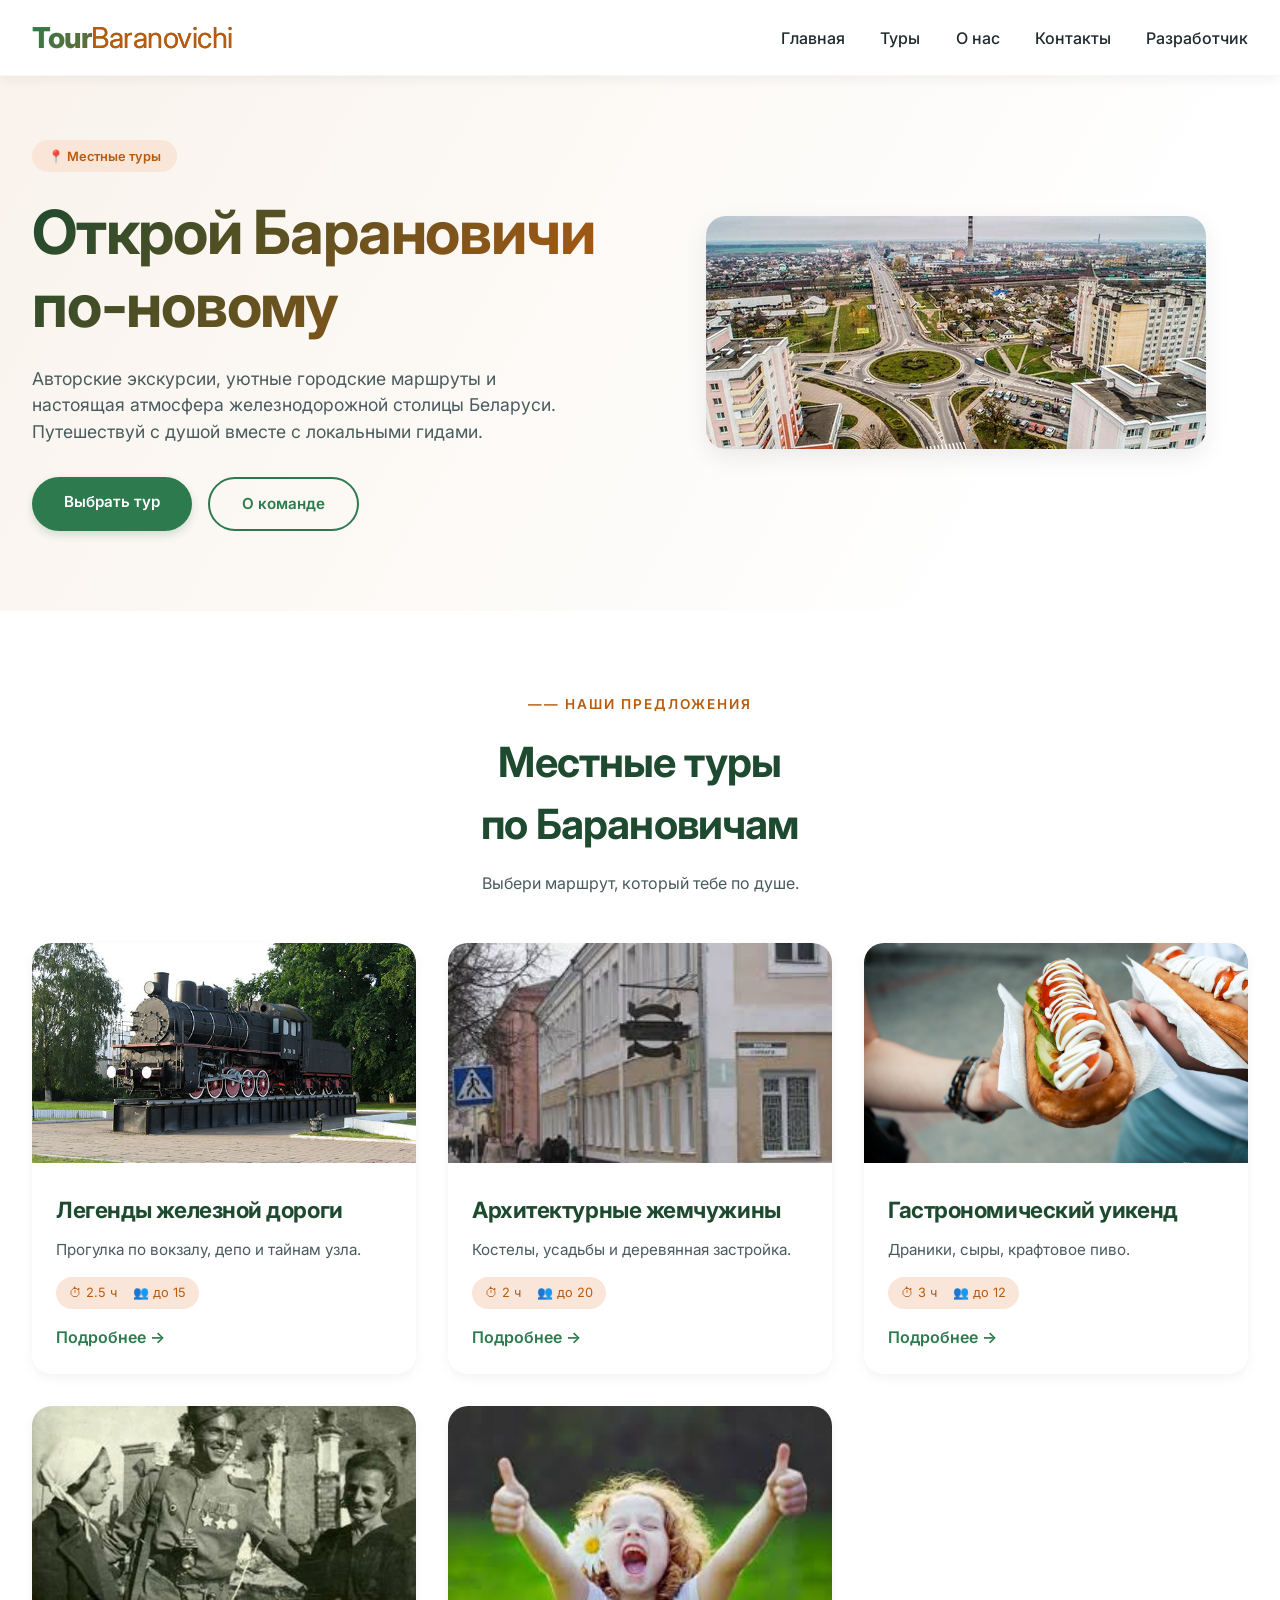
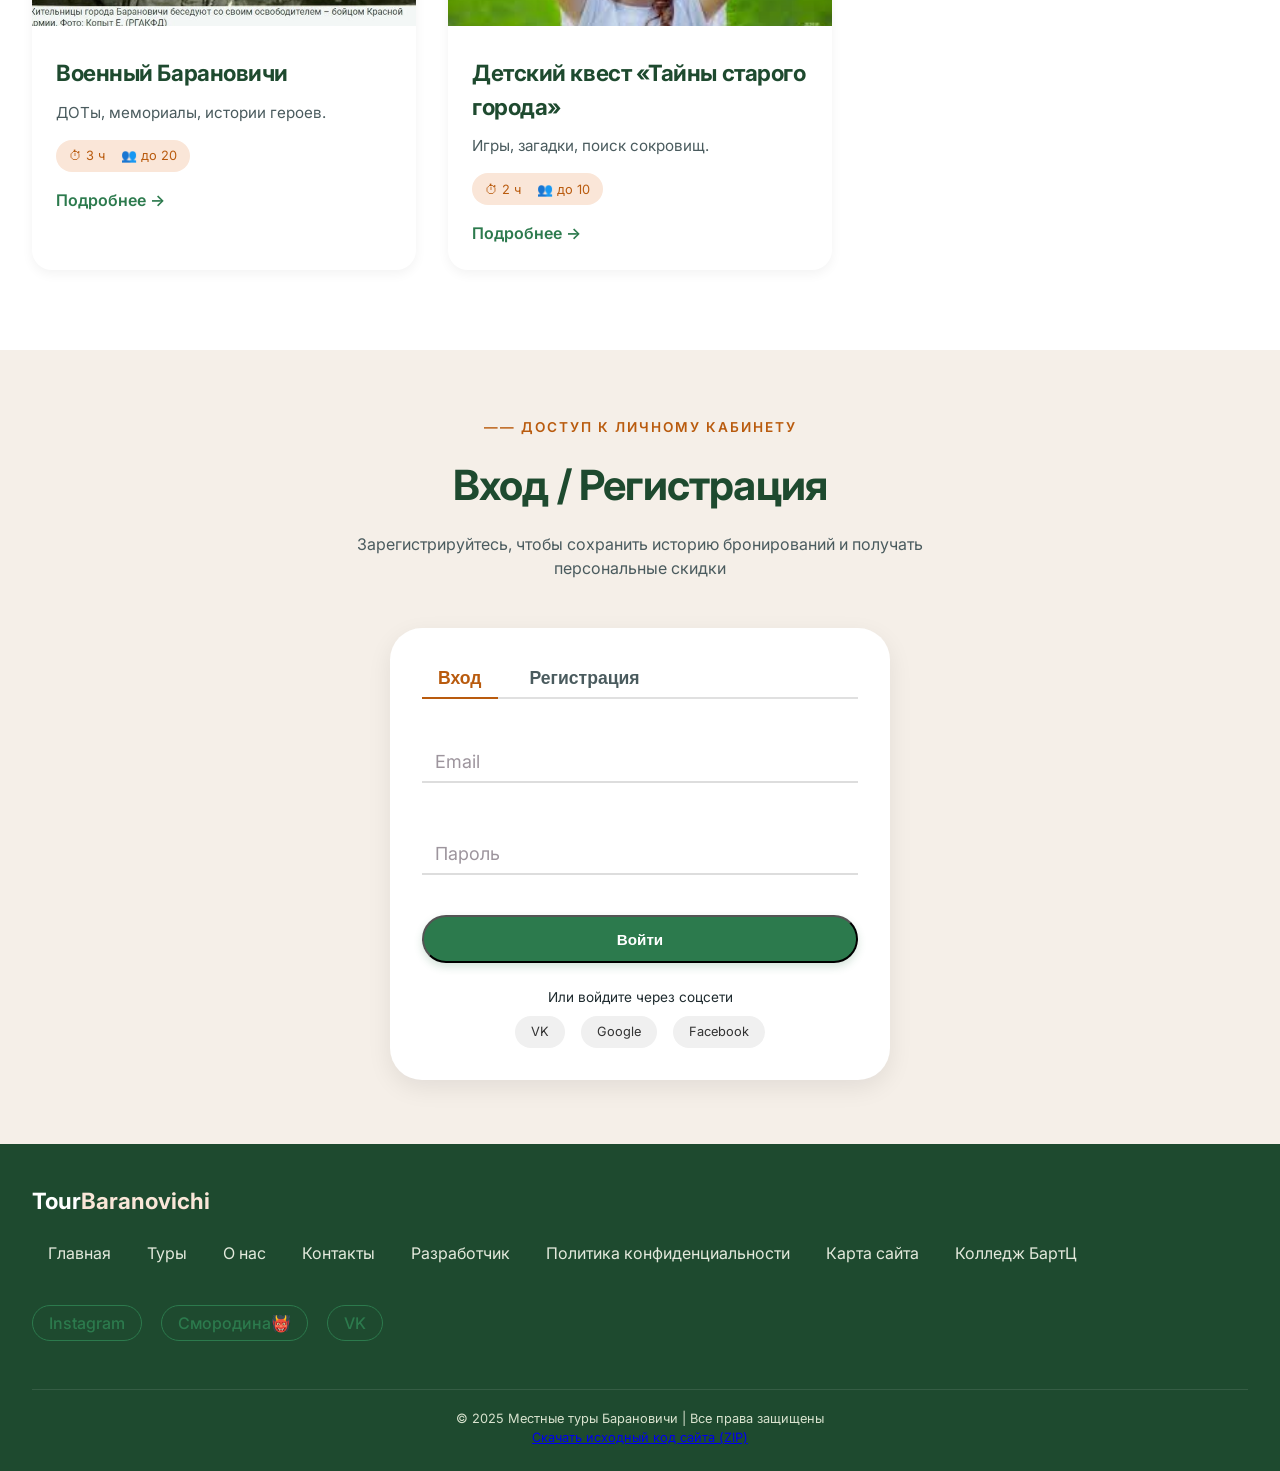
<file: index.html>
<!DOCTYPE html>
<html lang="ru">
<head>
    <meta charset="UTF-8">
    <meta name="viewport" content="width=device-width, initial-scale=1.0">
    <title>Местные туры | Барановичи</title>
    <link rel="stylesheet" href="style.css">
    <link rel="author" href="https://vk.com/yourprofile">
    <link href="https://fonts.googleapis.com/css2?family=Inter:opsz,wght@300;400;500;600;700&display=swap" rel="stylesheet">
    <style>
        .form-row {
            position: relative;
            margin-bottom: 40px;
        }
        .form-row input {
            display: block;
            width: 100%;
            padding: 0 10px;
            line-height: 50px;
            font-family: 'Inter', sans-serif;
            background: none;
            border-width: 0;
            border-bottom: 2px solid #ddd;
            transition: all 0.2s ease;
            outline: none;
        }
        .form-row label {
            position: absolute;
            left: 13px;
            color: #9d959d;
            font-size: 18px;
            font-weight: 400;
            transform: translateY(-35px);
            transition: all 0.2s ease;
            pointer-events: none;
            background: transparent;
        }
        .form-row input:focus {
            border-color: var(--terracotta);
        }
        .form-row input:focus + label,
        .form-row input:valid + label {
            transform: translateY(-60px);
            font-size: 14px;
            font-weight: 500;
            color: var(--terracotta);
        }
        .auth-tabs {
            display: flex;
            gap: 1rem;
            margin-bottom: 2rem;
            border-bottom: 2px solid #e0e0e0;
        }
        .auth-tab {
            padding: 0.5rem 1rem;
            cursor: pointer;
            background: none;
            border: none;
            font-size: 1.1rem;
            font-weight: 600;
            color: var(--text-muted);
            transition: var(--transition);
        }
        .auth-tab.active {
            color: var(--terracotta);
            border-bottom: 2px solid var(--terracotta);
            margin-bottom: -2px;
        }
        .auth-pane {
            display: none;
            animation: fadeIn 0.3s ease;
        }
        .auth-pane.active {
            display: block;
        }
        @keyframes fadeIn {
            from { opacity: 0; transform: translateY(10px); }
            to { opacity: 1; transform: translateY(0); }
        }
        .social-register {
            margin-top: 1.5rem;
            text-align: center;
            font-size: 0.85rem;
        }
        .social-icons-small {
            display: flex;
            justify-content: center;
            gap: 1rem;
            margin-top: 0.5rem;
        }
        .social-icons-small a {
            background: #f0f0f0;
            padding: 0.4rem 1rem;
            border-radius: 30px;
            text-decoration: none;
            color: #333;
            font-size: 0.8rem;
        }
    </style>
</head>
<body>
    <header class="header">
        <div class="container nav-container">
            <div class="logo">Tour<span>Baranovichi</span></div>
            <nav>
                <ul class="nav-menu">
                    <li><a href="index.html" title="Главная">Главная</a></li>
                    <li><a href="#tours" title="Наши туры">Туры</a></li>
                    <li><a href="about.html" title="О компании">О нас</a></li>
                    <li><a href="contacts.html" title="Контакты">Контакты</a></li>
                    <li><a href="developer.html" title="Разработчик">Разработчик</a></li>
                </ul>
            </nav>
            <div class="mobile-toggle" id="mobileToggle"><span></span><span></span><span></span></div>
        </div>
    </header>

    <section class="hero" id="hero">
        <div class="container hero-content">
            <div class="hero-text">
                <span class="hero-badge">📍 Местные туры</span>
                <h1>Открой Барановичи <br>по-новому</h1>
                <p>Авторские экскурсии, уютные городские маршруты и настоящая атмосфера железнодорожной столицы Беларуси. Путешествуй с душой вместе с локальными гидами.</p>
                <div class="hero-buttons">
                    <a href="#tours" class="btn btn-primary">Выбрать тур</a>
                    <a href="about.html" class="btn btn-outline">О команде</a>
                </div>
            </div>
            <div class="hero-image">
                <img src="ph16.webp" alt="Панорама Барановичей" title="Центр Барановичей">
            </div>
        </div>
    </section>

    <section class="tours" id="tours">
        <div class="container">
            <div class="section-header">
                <span class="section-tag">—— Наши предложения</span>
                <h2>Местные туры <br>по Барановичам</h2>
                <p>Выбери маршрут, который тебе по душе.</p>
            </div>
            <div class="tours-grid">
                <!-- Тур 1: Железная дорога -->
                <div class="tour-card">
                    <div class="tour-img"><img src="ph17.jpg" alt="Железнодорожный вокзал" title="Вокзал Барановичи"></div>
                    <div class="tour-info"><h3>Легенды железной дороги</h3><p class="tour-desc">Прогулка по вокзалу, депо и тайнам узла.</p><div class="tour-meta"><span>⏱ 2.5 ч</span><span>👥 до 15</span></div><a href="tour1.html" class="btn-tour">Подробнее →</a></div>
                </div>
                <!-- Тур 2: Архитектура -->
                <div class="tour-card">
                    <div class="tour-img"><img src="ph1.jpg" alt="Архитектура" title="Старый город"></div>
                    <div class="tour-info"><h3>Архитектурные жемчужины</h3><p class="tour-desc">Костелы, усадьбы и деревянная застройка.</p><div class="tour-meta"><span>⏱ 2 ч</span><span>👥 до 20</span></div><a href="tour2.html" class="btn-tour">Подробнее →</a></div>
                </div>
                <!-- Тур 3: Гастрономия -->
                <div class="tour-card">
                    <div class="tour-img"><img src="ph3.jpg" alt="Белорусская кухня" title="Драники"></div>
                    <div class="tour-info"><h3>Гастрономический уикенд</h3><p class="tour-desc">Драники, сыры, крафтовое пиво.</p><div class="tour-meta"><span>⏱ 3 ч</span><span>👥 до 12</span></div><a href="tour3.html" class="btn-tour">Подробнее →</a></div>
                </div>
                <!-- Тур 4: Военный -->
                <div class="tour-card">
                    <div class="tour-img"><img src="ph2.jpg" alt="ДОТ" title="Оборонительные сооружения"></div>
                    <div class="tour-info"><h3>Военный Барановичи</h3><p class="tour-desc">ДОТы, мемориалы, истории героев.</p><div class="tour-meta"><span>⏱ 3 ч</span><span>👥 до 20</span></div><a href="tour4.html" class="btn-tour">Подробнее →</a></div>
                </div>
                <!-- Тур 5: Детский -->
                <div class="tour-card">
                    <div class="tour-img"><img src="ph7.jpg" alt="Детский квест" title="Игры на свежем воздухе"></div>
                    <div class="tour-info"><h3>Детский квест «Тайны старого города»</h3><p class="tour-desc">Игры, загадки, поиск сокровищ.</p><div class="tour-meta"><span>⏱ 2 ч</span><span>👥 до 10</span></div><a href="tour5.html" class="btn-tour">Подробнее →</a></div>
                </div>
            </div>
        </div>
    </section>

    <!-- Форма регистрации / входа -->
    <section class="auth-form" style="padding: 4rem 0; background: var(--warm-gray);">
        <div class="container">
            <div class="section-header">
                <span class="section-tag">—— Доступ к личному кабинету</span>
                <h2>Вход / Регистрация</h2>
                <p>Зарегистрируйтесь, чтобы сохранить историю бронирований и получать персональные скидки</p>
            </div>
            <div class="auth-container" style="max-width: 500px; margin: 0 auto; background: white; padding: 2rem; border-radius: 32px; box-shadow: var(--shadow-md);">
                <div class="auth-tabs">
                    <button class="auth-tab active" data-tab="login">Вход</button>
                    <button class="auth-tab" data-tab="register">Регистрация</button>
                </div>
                <div id="loginPane" class="auth-pane active">
                    <form method="post" action="404.html">
                        <div class="form-row"><input type="email" id="loginEmail" required autocomplete="off"><label for="loginEmail">Email</label></div>
                        <div class="form-row"><input type="password" id="loginPassword" required><label for="loginPassword">Пароль</label></div>
                        <button type="submit" class="btn btn-primary" style="width: 100%;">Войти</button>
                        <div class="social-register"><span>Или войдите через соцсети</span><div class="social-icons-small"><a href="#">VK</a><a href="#">Google</a><a href="#">Facebook</a></div></div>
                    </form>
                </div>
                <div id="registerPane" class="auth-pane">
                    <form method="post" action="404.html">
                        <div class="form-row"><input type="text" id="regName" required autocomplete="off"><label for="regName">Имя и фамилия</label></div>
                        <div class="form-row"><input type="email" id="regEmail" required autocomplete="off"><label for="regEmail">Email</label></div>
                        <div class="form-row"><input type="tel" id="regPhone" required><label for="regPhone">Телефон</label></div>
                        <div class="form-row"><input type="password" id="regPassword" required><label for="regPassword">Пароль</label></div>
                        <div class="form-row"><input type="password" id="regConfirm" required><label for="regConfirm">Подтверждение пароля</label></div>
                        <button type="submit" class="btn btn-primary" style="width: 100%;">Зарегистрироваться</button>
                        <p class="form-note" style="margin-top: 1rem;">Нажимая кнопку, вы соглашаетесь с <a href="privacy.html">политикой конфиденциальности</a></p>
                    </form>
                </div>
            </div>
        </div>
    </section>

    <footer class="footer">
        <div class="container footer-inner">
            <div class="footer-logo">Tour<span>Baranovichi</span></div>
            <div class="footer-links">
                <a href="index.html">Главная</a>
                <a href="#tours">Туры</a>
                <a href="about.html">О нас</a>
                <a href="contacts.html">Контакты</a>
                <a href="developer.html">Разработчик</a>
                <a href="privacy.html">Политика конфиденциальности</a>
                <a href="sitemap.html">Карта сайта</a>
                <a href="http://www.bartc.by" target="_blank" rel="noopener">Колледж БартЦ</a>
            </div>
            <div class="social-links">
                <a href="#" title="Instagram">Instagram</a>
                <a href="#" title="Смородина👹">Смородина👹</a>
                <a href="#" title="VK">VK</a>
            </div>
            <div class="footer-copy">
                © 2025 Местные туры Барановичи | Все права защищены<br>
                <a href="source.zip" download>Скачать исходный код сайта (ZIP)</a>
            </div>
        </div>
    </footer>

    <script>
        const toggle = document.getElementById('mobileToggle');
        const menu = document.querySelector('.nav-menu');
        if(toggle) toggle.onclick = () => menu.classList.toggle('active');
        document.querySelectorAll('a[href^="#"]').forEach(anchor => {
            anchor.addEventListener('click', function(e) {
                const href = this.getAttribute('href');
                if(href === "#" || href === "") return;
                const target = document.querySelector(href);
                if(target) {
                    e.preventDefault();
                    target.scrollIntoView({ behavior: 'smooth' });
                    if(menu.classList.contains('active')) menu.classList.remove('active');
                }
            });
        });
        const tabs = document.querySelectorAll('.auth-tab');
        const panes = { login: document.getElementById('loginPane'), register: document.getElementById('registerPane') };
        tabs.forEach(tab => {
            tab.addEventListener('click', () => {
                const target = tab.getAttribute('data-tab');
                tabs.forEach(t => t.classList.remove('active'));
                tab.classList.add('active');
                Object.values(panes).forEach(pane => pane.classList.remove('active'));
                panes[target].classList.add('active');
            });
        });
        const regForm = document.querySelector('#registerPane form');
        if(regForm) {
            regForm.addEventListener('submit', function(e) {
                const pwd = document.getElementById('regPassword').value;
                const conf = document.getElementById('regConfirm').value;
                if(pwd !== conf) {
                    e.preventDefault();
                    alert('Пароли не совпадают!');
                }
            });
        }
    </script>
</body>
</html>
</file>
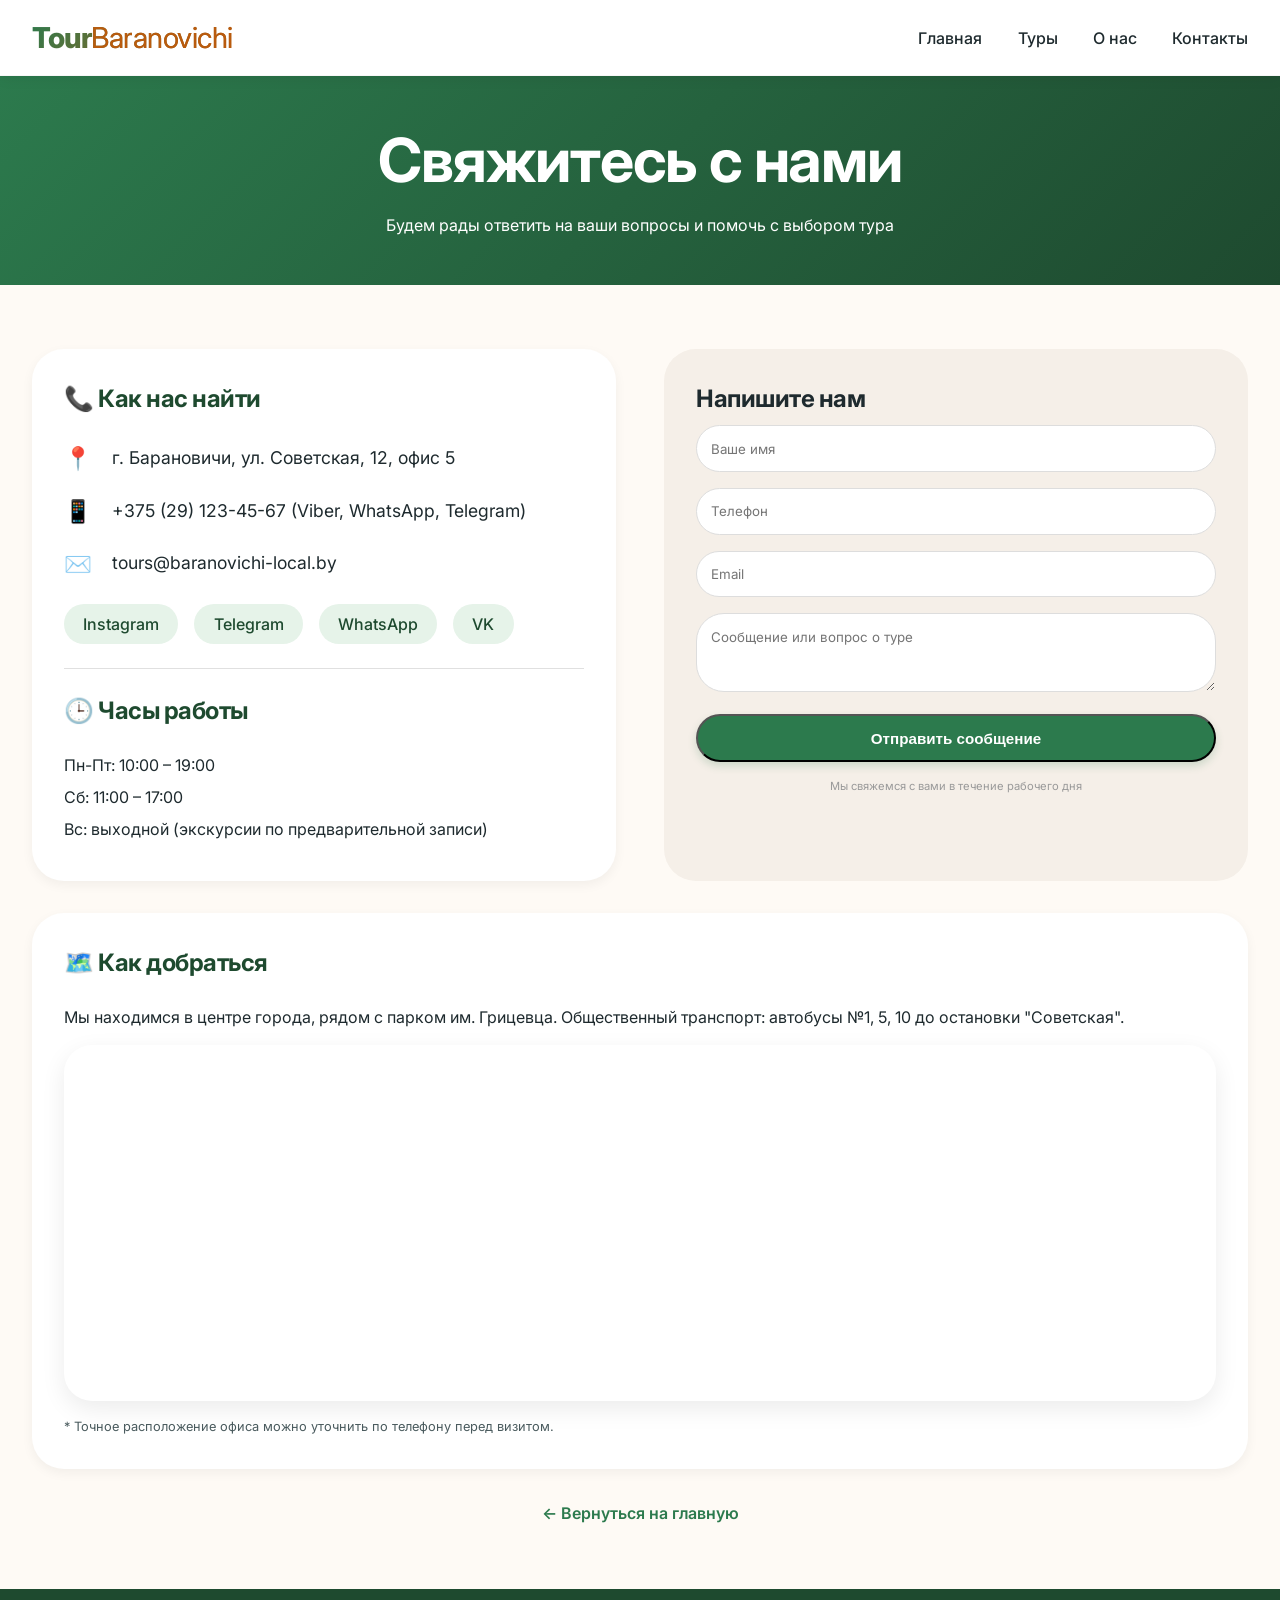
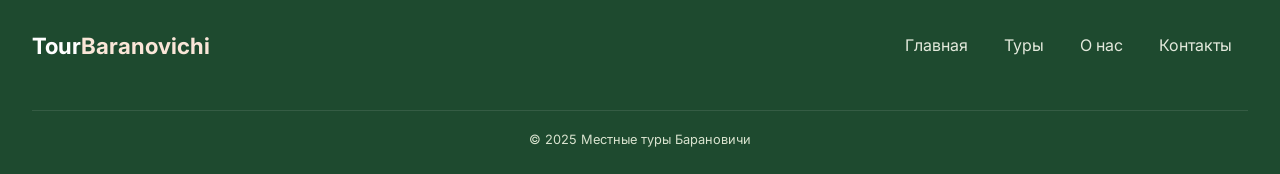
<file: contacts.html>
<!DOCTYPE html>
<html lang="ru">
<head>
    <meta charset="UTF-8">
    <meta name="viewport" content="width=device-width, initial-scale=1.0">
    <title>Контакты | Местные туры Барановичи</title>
    <link rel="stylesheet" href="style.css">
    <link href="https://fonts.googleapis.com/css2?family=Inter:opsz,wght@14..32,300;400;500;600;700&display=swap" rel="stylesheet">
    <style>
        /* дополнительные стили для страницы контактов */
        .contacts-hero {
            background: linear-gradient(135deg, #2c7a4d 0%, #1e4a2f 100%);
            color: white;
            padding: 3rem 0;
            text-align: center;
        }
        .contacts-hero h1 {
            color: white;
            background: none;
        }
        .contacts-main {
            padding: 4rem 0;
        }
        .contacts-grid {
            display: grid;
            grid-template-columns: 1fr 1fr;
            gap: 3rem;
        }
        .info-card {
            background: white;
            padding: 2rem;
            border-radius: 32px;
            box-shadow: var(--shadow-sm);
        }
        .info-card h3 {
            margin-bottom: 1.5rem;
            color: var(--green-deep);
        }
        .contact-line {
            display: flex;
            align-items: center;
            gap: 1rem;
            margin-bottom: 1.2rem;
            font-size: 1.1rem;
        }
        .contact-line .emoji {
            font-size: 1.4rem;
            width: 2rem;
        }
        .social-icons {
            display: flex;
            gap: 1rem;
            margin: 1.5rem 0;
            flex-wrap: wrap;
        }
        .social-icons a {
            background: var(--green-light);
            padding: 0.5rem 1.2rem;
            border-radius: 40px;
            text-decoration: none;
            font-weight: 500;
            color: var(--green-deep);
            transition: var(--transition);
        }
        .social-icons a:hover {
            background: var(--green-soft);
            color: white;
        }
        .work-hours {
            margin-top: 1.5rem;
            padding-top: 1.5rem;
            border-top: 1px solid #e0e0e0;
        }
        .work-hours p {
            margin: 0.5rem 0;
        }
        .map-container {
            margin-top: 1rem;
            border-radius: 28px;
            overflow: hidden;
            box-shadow: var(--shadow-md);
        }
        .map-container iframe {
            width: 100%;
            height: 350px;
            border: 0;
        }
        .callback-form {
            background: var(--warm-gray);
            padding: 2rem;
            border-radius: 32px;
        }
        .callback-form input, .callback-form textarea {
            width: 100%;
            padding: 0.9rem;
            margin-bottom: 1rem;
            border: 1px solid #ddd;
            border-radius: 28px;
            font-family: inherit;
        }
        .callback-form button {
            width: 100%;
        }
        .back-link {
            display: inline-block;
            margin-top: 2rem;
            color: var(--green-soft);
            text-decoration: none;
            font-weight: 600;
        }
        @media (max-width: 768px) {
            .contacts-grid { grid-template-columns: 1fr; }
        }
    </style>
</head>
<body>
    <header class="header">
        <div class="container nav-container">
            <div class="logo">Tour<span>Baranovichi</span></div>
            <nav>
                <ul class="nav-menu">
                    <li><a href="index.html">Главная</a></li>
                    <li><a href="index.html#tours">Туры</a></li>
                    <li><a href="about.html">О нас</a></li>
                    <li><a href="contacts.html">Контакты</a></li>
                </ul>
            </nav>
            <div class="mobile-toggle" id="mobileToggle">
                <span></span><span></span><span></span>
            </div>
        </div>
    </header>

    <section class="contacts-hero">
        <div class="container">
            <h1>Свяжитесь с нами</h1>
            <p>Будем рады ответить на ваши вопросы и помочь с выбором тура</p>
        </div>
    </section>

    <section class="contacts-main">
        <div class="container">
            <div class="contacts-grid">
                <!-- Левая колонка: контактная информация -->
                <div class="info-card">
                    <h3>📞 Как нас найти</h3>
                    <div class="contact-line">
                        <span class="emoji">📍</span>
                        <span>г. Барановичи, ул. Советская, 12, офис 5</span>
                    </div>
                    <div class="contact-line">
                        <span class="emoji">📱</span>
                        <span>+375 (29) 123-45-67 (Viber, WhatsApp, Telegram)</span>
                    </div>
                    <div class="contact-line">
                        <span class="emoji">✉️</span>
                        <span>tours@baranovichi-local.by</span>
                    </div>
                    <div class="social-icons">
                        <a href="#">Instagram</a>
                        <a href="#">Telegram</a>
                        <a href="#">WhatsApp</a>
                        <a href="#">VK</a>
                    </div>
                    <div class="work-hours">
                        <h3>🕒 Часы работы</h3>
                        <p>Пн-Пт: 10:00 – 19:00</p>
                        <p>Сб: 11:00 – 17:00</p>
                        <p>Вс: выходной (экскурсии по предварительной записи)</p>
                    </div>
                </div>

                <!-- Правая колонка: форма обратной связи -->
                <div class="callback-form">
                    <h3>Напишите нам</h3>
                    <form id="contactsForm">
                        <input type="text" placeholder="Ваше имя" required>
                        <input type="tel" placeholder="Телефон" required>
                        <input type="email" placeholder="Email">
                        <textarea rows="3" placeholder="Сообщение или вопрос о туре"></textarea>
                        <button type="submit" class="btn btn-primary">Отправить сообщение</button>
                        <p class="form-note" style="margin-top: 1rem; font-size: 0.7rem;">Мы свяжемся с вами в течение рабочего дня</p>
                    </form>
                </div>
            </div>

            <!-- Карта -->
            <div class="info-card" style="margin-top: 2rem;">
                <h3>🗺️ Как добраться</h3>
                <p>Мы находимся в центре города, рядом с парком им. Грицевца. Общественный транспорт: автобусы №1, 5, 10 до остановки "Советская".</p>
                <div class="map-container">
                    <!-- Вставка карты OpenStreetMap с координатами Барановичей (пример) -->
                    <iframe src="https://www.openstreetmap.org/export/embed.html?bbox=25.9785%2C53.1327%2C26.0185%2C53.1527&layer=mapnik&marker=53.1427%2C25.9985" allowfullscreen></iframe>
                </div>
                <p style="margin-top: 1rem; font-size: 0.8rem; color: var(--text-muted);">* Точное расположение офиса можно уточнить по телефону перед визитом.</p>
            </div>

            <div style="text-align: center;">
                <a href="index.html" class="back-link">← Вернуться на главную</a>
            </div>
        </div>
    </section>

    <footer class="footer">
        <div class="container footer-inner">
            <div class="footer-logo">Tour<span>Baranovichi</span></div>
            <div class="footer-links">
                <a href="index.html">Главная</a>
                <a href="index.html#tours">Туры</a>
                <a href="about.html">О нас</a>
                <a href="contacts.html">Контакты</a>
            </div>
            <div class="footer-copy">© 2025 Местные туры Барановичи</div>
        </div>
    </footer>

    <script>
        // мобильное меню
        const mobileToggle = document.getElementById('mobileToggle');
        const navMenu = document.querySelector('.nav-menu');
        if (mobileToggle) {
            mobileToggle.addEventListener('click', () => {
                navMenu.classList.toggle('active');
                mobileToggle.classList.toggle('active');
            });
        }

        // обработка формы
        const contactsForm = document.getElementById('contactsForm');
        if (contactsForm) {
            contactsForm.addEventListener('submit', (e) => {
                e.preventDefault();
                alert('Спасибо за сообщение! Мы ответим вам в ближайшее время.');
                contactsForm.reset();
            });
        }

        // плавная прокрутка для якорных ссылок (если есть)
        document.querySelectorAll('a[href^="#"]').forEach(anchor => {
            anchor.addEventListener('click', function(e) {
                const href = this.getAttribute('href');
                if (href === "#" || href === "") return;
                const target = document.querySelector(href);
                if (target) {
                    e.preventDefault();
                    target.scrollIntoView({ behavior: 'smooth' });
                }
            });
        });
    </script>
</body>
</html>
</file>
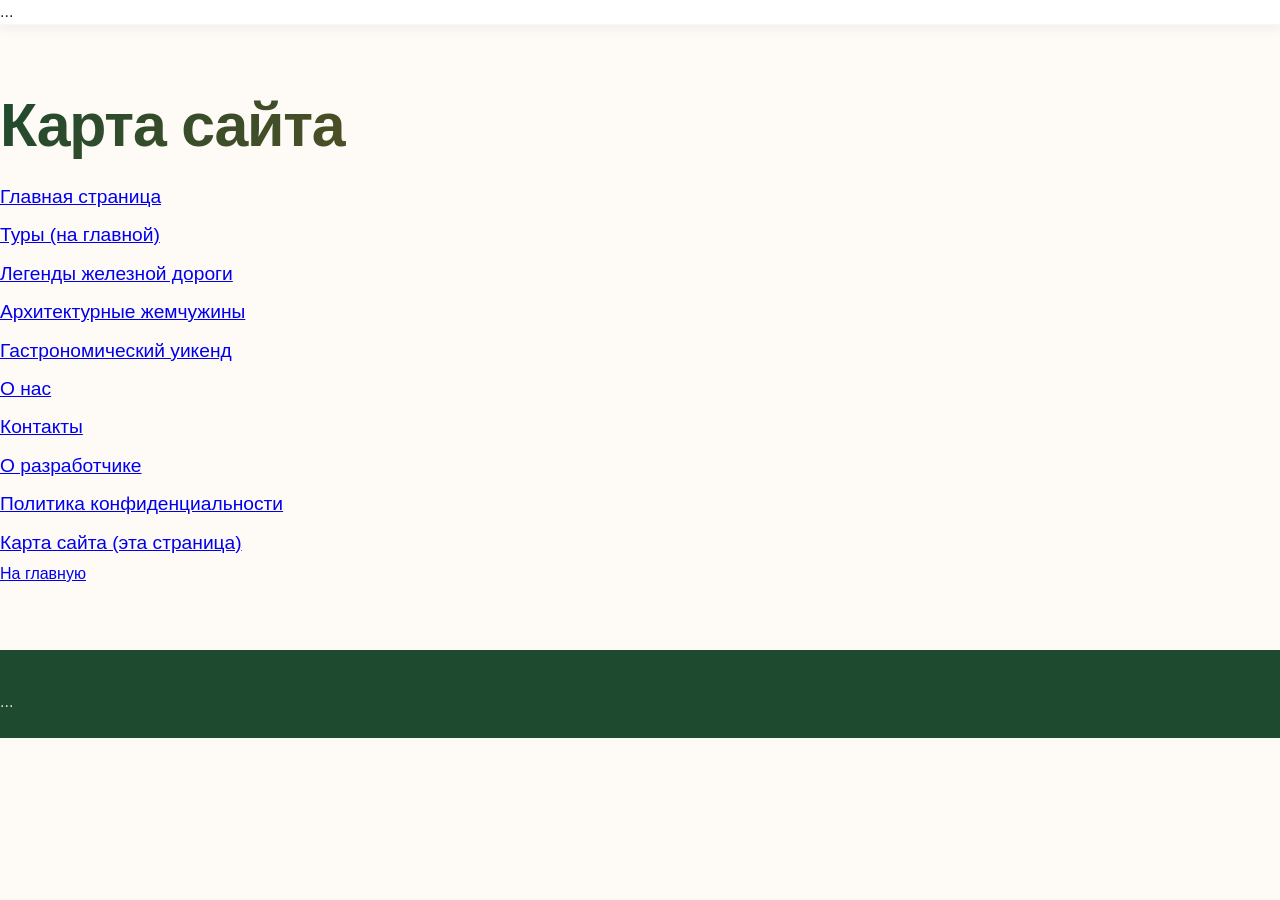
<file: sitemap.html>
<!DOCTYPE html>
<html lang="ru">
<head><meta charset="UTF-8"><title>Карта сайта</title><link rel="stylesheet" href="style.css"></head>
<body>
    <header class="header">...</header>
    <main class="container" style="padding: 4rem 0;">
        <h1>Карта сайта</h1>
        <ul style="font-size:1.2rem; line-height:2;">
            <li><a href="index.html">Главная страница</a></li>
            <li><a href="#tours">Туры (на главной)</a></li>
            <li><a href="tour1.html">Легенды железной дороги</a></li>
            <li><a href="tour2.html">Архитектурные жемчужины</a></li>
            <li><a href="tour3.html">Гастрономический уикенд</a></li>
            <li><a href="about.html">О нас</a></li>
            <li><a href="contacts.html">Контакты</a></li>
            <li><a href="developer.html">О разработчике</a></li>
            <li><a href="privacy.html">Политика конфиденциальности</a></li>
            <li><a href="sitemap.html">Карта сайта (эта страница)</a></li>
        </ul>
        <a href="index.html">На главную</a>
    </main>
    <footer class="footer">...</footer>
</body>
</html>
</file>
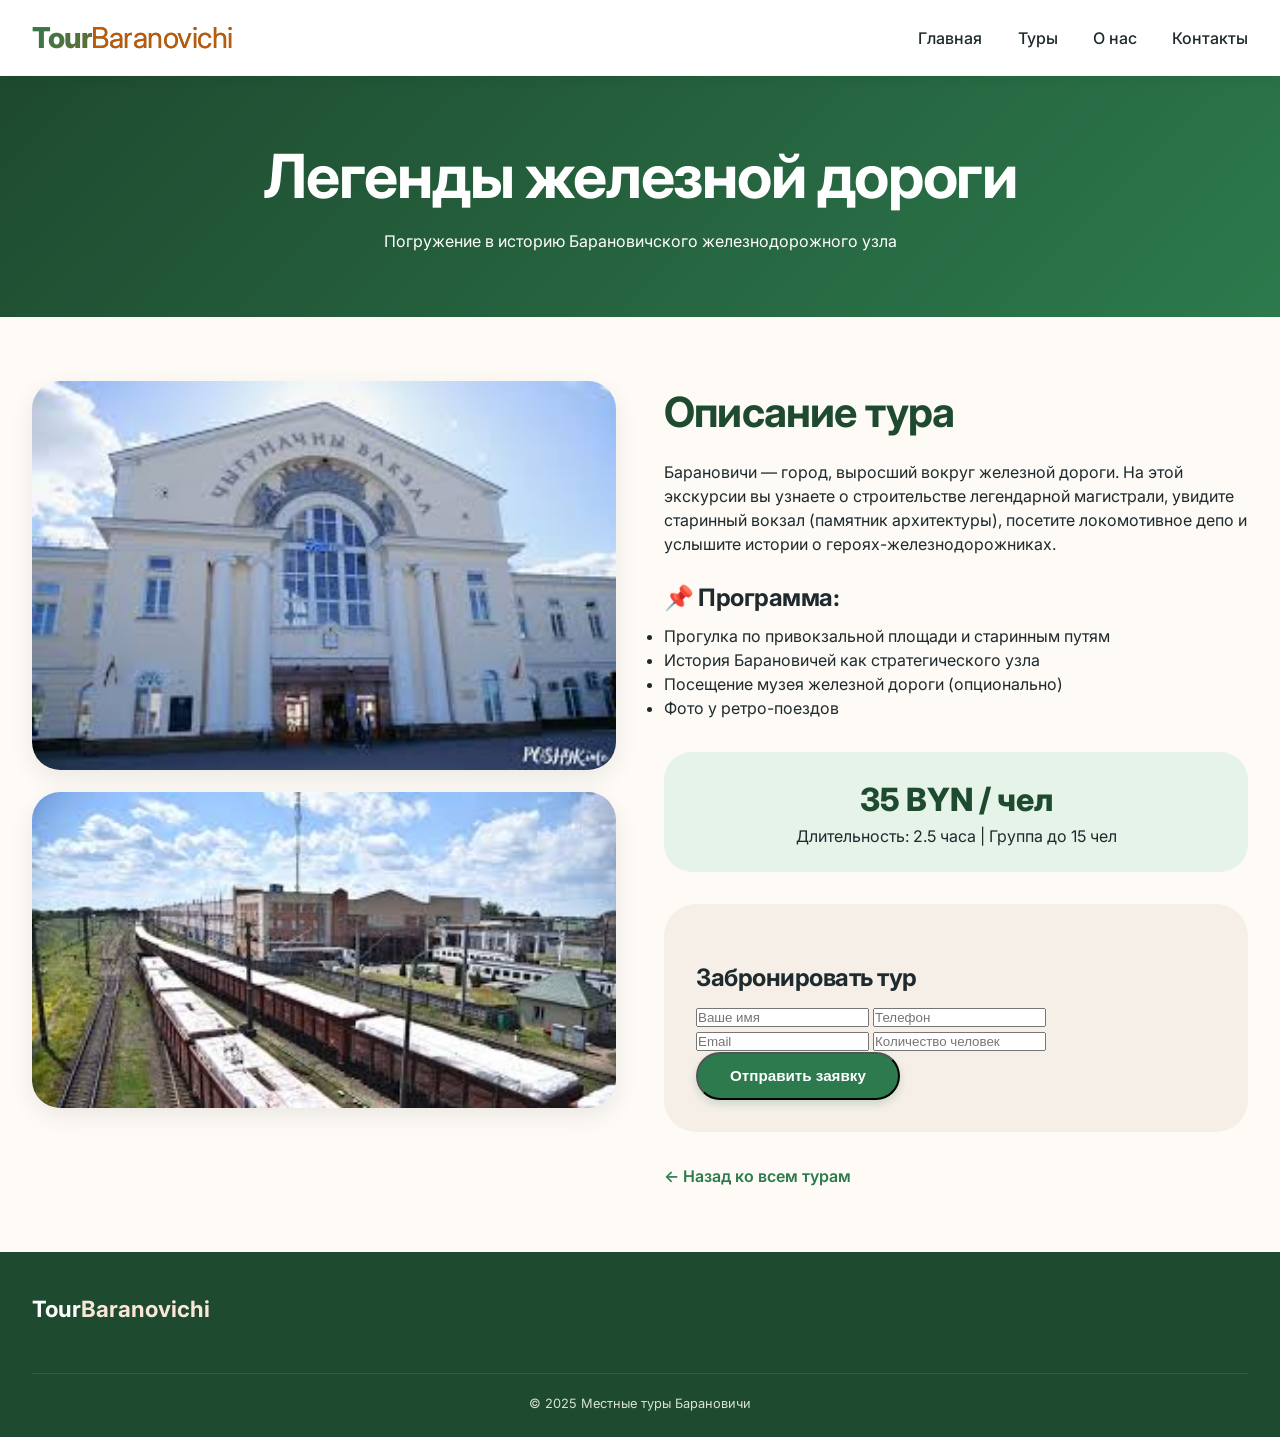
<file: Tour1.html>
<!DOCTYPE html>
<html lang="ru">
<head>
    <meta charset="UTF-8">
    <meta name="viewport" content="width=device-width, initial-scale=1.0">
    <title>Тур: Легенды железной дороги | Барановичи</title>
    <link rel="stylesheet" href="style.css">
    <link href="https://fonts.googleapis.com/css2?family=Inter:opsz,wght@14..32,300;400;500;600;700&display=swap" rel="stylesheet">
    <style>
        /* Дополнительные стили для страницы тура */
        .tour-hero {
            background: linear-gradient(135deg, #1e4a2f 0%, #2c7a4d 100%);
            color: white;
            padding: 4rem 0;
            text-align: center;
        }
        .tour-hero h1 {
            color: white;
            background: none;
            -webkit-background-clip: unset;
        }
        .tour-detail {
            padding: 4rem 0;
        }
        .tour-detail-grid {
            display: grid;
            grid-template-columns: 1fr 1fr;
            gap: 3rem;
            align-items: start;
        }
        .tour-images img {
            width: 100%;
            border-radius: 28px;
            margin-bottom: 1rem;
            box-shadow: var(--shadow-md);
        }
        .tour-info-block h3 {
            margin-top: 1.5rem;
            margin-bottom: 0.5rem;
        }
        .price-box {
            background: var(--green-light);
            padding: 1.5rem;
            border-radius: 28px;
            margin: 2rem 0;
            text-align: center;
        }
        .price {
            font-size: 2rem;
            font-weight: 800;
            color: var(--green-deep);
        }
        .booking-form {
            background: var(--warm-gray);
            padding: 2rem;
            border-radius: 32px;
            margin-top: 2rem;
        }
        .back-link {
            display: inline-block;
            margin-top: 2rem;
            color: var(--green-soft);
            text-decoration: none;
            font-weight: 600;
        }
        @media (max-width: 768px) {
            .tour-detail-grid { grid-template-columns: 1fr; }
        }
    </style>
</head>
<body>
    <header class="header">
        <div class="container nav-container">
            <div class="logo">Tour<span>Baranovichi</span></div>
            <nav><ul class="nav-menu"><li><a href="index.html">Главная</a></li><li><a href="index.html#tours">Туры</a></li><li><a href="index.html#about">О нас</a></li><li><a href="index.html#contacts">Контакты</a></li></ul></nav>
            <div class="mobile-toggle"><span></span><span></span><span></span></div>
        </div>
    </header>

    <section class="tour-hero">
        <div class="container">
            <h1>Легенды железной дороги</h1>
            <p>Погружение в историю Барановичского железнодорожного узла</p>
        </div>
    </section>

    <section class="tour-detail">
        <div class="container">
            <div class="tour-detail-grid">
                <div class="tour-images">
                    <img src="ph15.jpg" alt="ЖД вокзал">
                    <img src="ph14.jpg" alt="Депо">
                </div>
                <div class="tour-info-block">
                    <h2>Описание тура</h2>
                    <p>Барановичи — город, выросший вокруг железной дороги. На этой экскурсии вы узнаете о строительстве легендарной магистрали, увидите старинный вокзал (памятник архитектуры), посетите локомотивное депо и услышите истории о героях-железнодорожниках.</p>
                    <h3>📌 Программа:</h3>
                    <ul>
                        <li>Прогулка по привокзальной площади и старинным путям</li>
                        <li>История Барановичей как стратегического узла</li>
                        <li>Посещение музея железной дороги (опционально)</li>
                        <li>Фото у ретро-поездов</li>
                    </ul>
                    <div class="price-box">
                        <div class="price">35 BYN / чел</div>
                        <p>Длительность: 2.5 часа | Группа до 15 чел</p>
                    </div>
                    <div class="booking-form">
                        <h3>Забронировать тур</h3>
                        <form id="bookingTour1">
                            <input type="text" placeholder="Ваше имя" required>
                            <input type="tel" placeholder="Телефон" required>
                            <input type="email" placeholder="Email">
                            <input type="number" placeholder="Количество человек">
                            <button type="submit" class="btn btn-primary">Отправить заявку</button>
                        </form>
                    </div>
                    <a href="index.html" class="back-link">← Назад ко всем турам</a>
                </div>
            </div>
        </div>
    </section>

    <footer class="footer"><div class="container footer-inner"><div class="footer-logo">Tour<span>Baranovichi</span></div><div class="footer-copy">© 2025 Местные туры Барановичи</div></div></footer>
    <script>
        document.getElementById('bookingTour1')?.addEventListener('submit', (e) => { e.preventDefault(); alert('Заявка отправлена! Мы свяжемся с вами.'); e.target.reset(); });
        const toggle = document.querySelector('.mobile-toggle');
        const menu = document.querySelector('.nav-menu');
        if(toggle) toggle.onclick = () => menu.classList.toggle('active');
    </script>
</body>
</html>
</file>
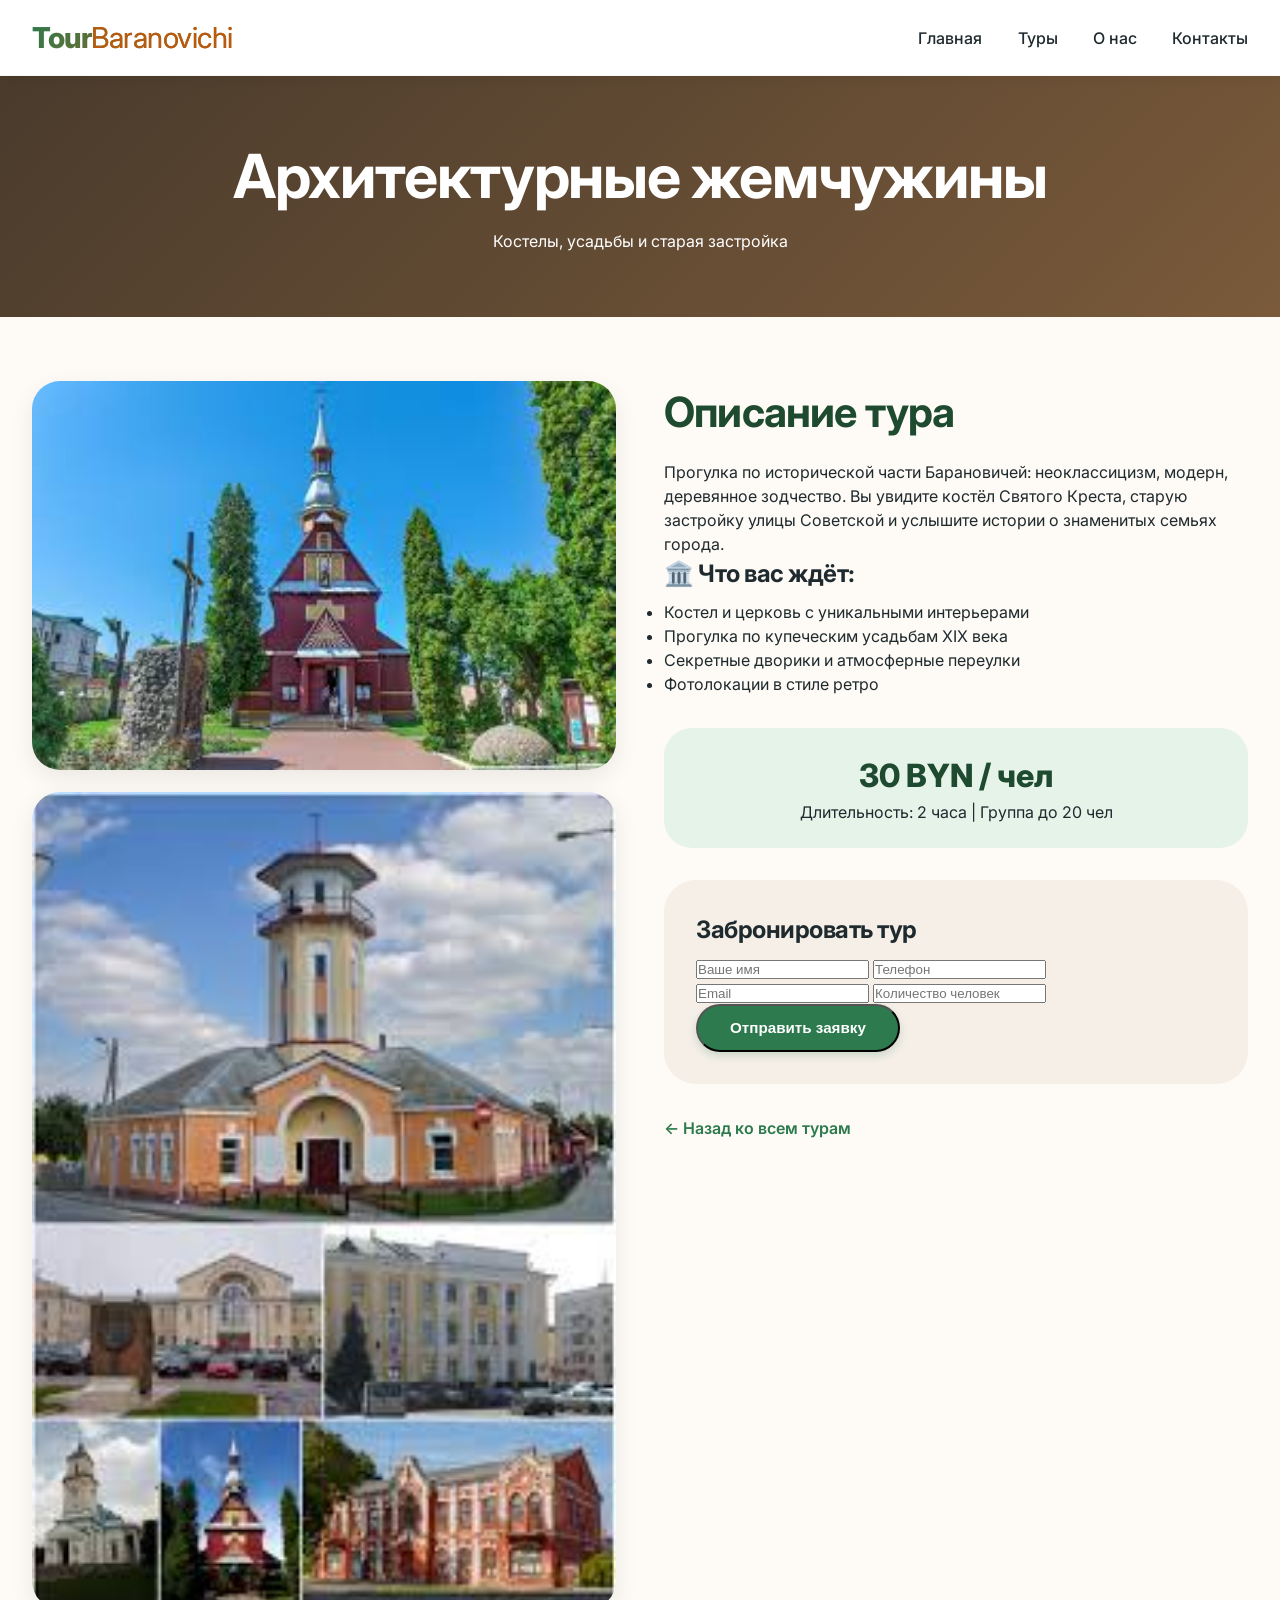
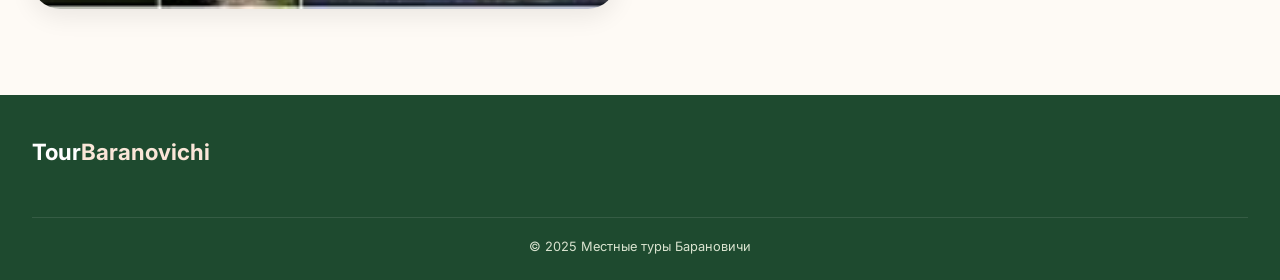
<file: Tour2.html>
<!DOCTYPE html>
<html lang="ru">
<head>
    <meta charset="UTF-8">
    <meta name="viewport" content="width=device-width, initial-scale=1.0">
    <title>Тур: Архитектурные жемчужины Барановичей</title>
    <link rel="stylesheet" href="style.css">
    <link href="https://fonts.googleapis.com/css2?family=Inter:wght@300;400;500;600;700&display=swap" rel="stylesheet">
    <style>
        .tour-hero { background: linear-gradient(135deg, #4a3b2c, #7a5a3a); color: white; padding: 4rem 0; text-align: center; }
        .tour-hero h1 { color: white; background: none; }
        .tour-detail { padding: 4rem 0; }
        .tour-detail-grid { display: grid; grid-template-columns: 1fr 1fr; gap: 3rem; align-items: start; }
        .tour-images img { width: 100%; border-radius: 28px; margin-bottom: 1rem; box-shadow: var(--shadow-md); }
        .price-box { background: var(--green-light); padding: 1.5rem; border-radius: 28px; margin: 2rem 0; text-align: center; }
        .price { font-size: 2rem; font-weight: 800; color: var(--green-deep); }
        .booking-form { background: var(--warm-gray); padding: 2rem; border-radius: 32px; margin-top: 2rem; }
        .back-link { display: inline-block; margin-top: 2rem; color: var(--green-soft); text-decoration: none; font-weight: 600; }
        @media (max-width: 768px) { .tour-detail-grid { grid-template-columns: 1fr; } }
    </style>
</head>
<body>
    <header class="header">
        <div class="container nav-container">
            <div class="logo">Tour<span>Baranovichi</span></div>
            <nav><ul class="nav-menu"><li><a href="index.html">Главная</a></li><li><a href="index.html#tours">Туры</a></li><li><a href="index.html#about">О нас</a></li><li><a href="index.html#contacts">Контакты</a></li></ul></nav>
            <div class="mobile-toggle"><span></span><span></span><span></span></div>
        </div>
    </header>

    <section class="tour-hero">
        <div class="container">
            <h1>Архитектурные жемчужины</h1>
            <p>Костелы, усадьбы и старая застройка</p>
        </div>
    </section>

    <section class="tour-detail">
        <div class="container">
            <div class="tour-detail-grid">
                <div class="tour-images">
                    <img src="ph12.jpg" alt="Костёл">
                    <img src="ph13.jpg" alt="Усадьба">
                </div>
                <div class="tour-info-block">
                    <h2>Описание тура</h2>
                    <p>Прогулка по исторической части Барановичей: неоклассицизм, модерн, деревянное зодчество. Вы увидите костёл Святого Креста, старую застройку улицы Советской и услышите истории о знаменитых семьях города.</p>
                    <h3>🏛️ Что вас ждёт:</h3>
                    <ul>
                        <li>Костел и церковь с уникальными интерьерами</li>
                        <li>Прогулка по купеческим усадьбам XIX века</li>
                        <li>Секретные дворики и атмосферные переулки</li>
                        <li>Фотолокации в стиле ретро</li>
                    </ul>
                    <div class="price-box">
                        <div class="price">30 BYN / чел</div>
                        <p>Длительность: 2 часа | Группа до 20 чел</p>
                    </div>
                    <div class="booking-form">
                        <h3>Забронировать тур</h3>
                        <form id="bookingTour2">
                            <input type="text" placeholder="Ваше имя" required>
                            <input type="tel" placeholder="Телефон" required>
                            <input type="email" placeholder="Email">
                            <input type="number" placeholder="Количество человек">
                            <button type="submit" class="btn btn-primary">Отправить заявку</button>
                        </form>
                    </div>
                    <a href="index.html" class="back-link">← Назад ко всем турам</a>
                </div>
            </div>
        </div>
    </section>

    <footer class="footer"><div class="container footer-inner"><div class="footer-logo">Tour<span>Baranovichi</span></div><div class="footer-copy">© 2025 Местные туры Барановичи</div></div></footer>
    <script>
        document.getElementById('bookingTour2')?.addEventListener('submit', (e) => { e.preventDefault(); alert('Заявка отправлена! Мы свяжемся с вами.'); e.target.reset(); });
        const toggle = document.querySelector('.mobile-toggle');
        const menu = document.querySelector('.nav-menu');
        if(toggle) toggle.onclick = () => menu.classList.toggle('active');
    </script>
</body>
</html>
</file>
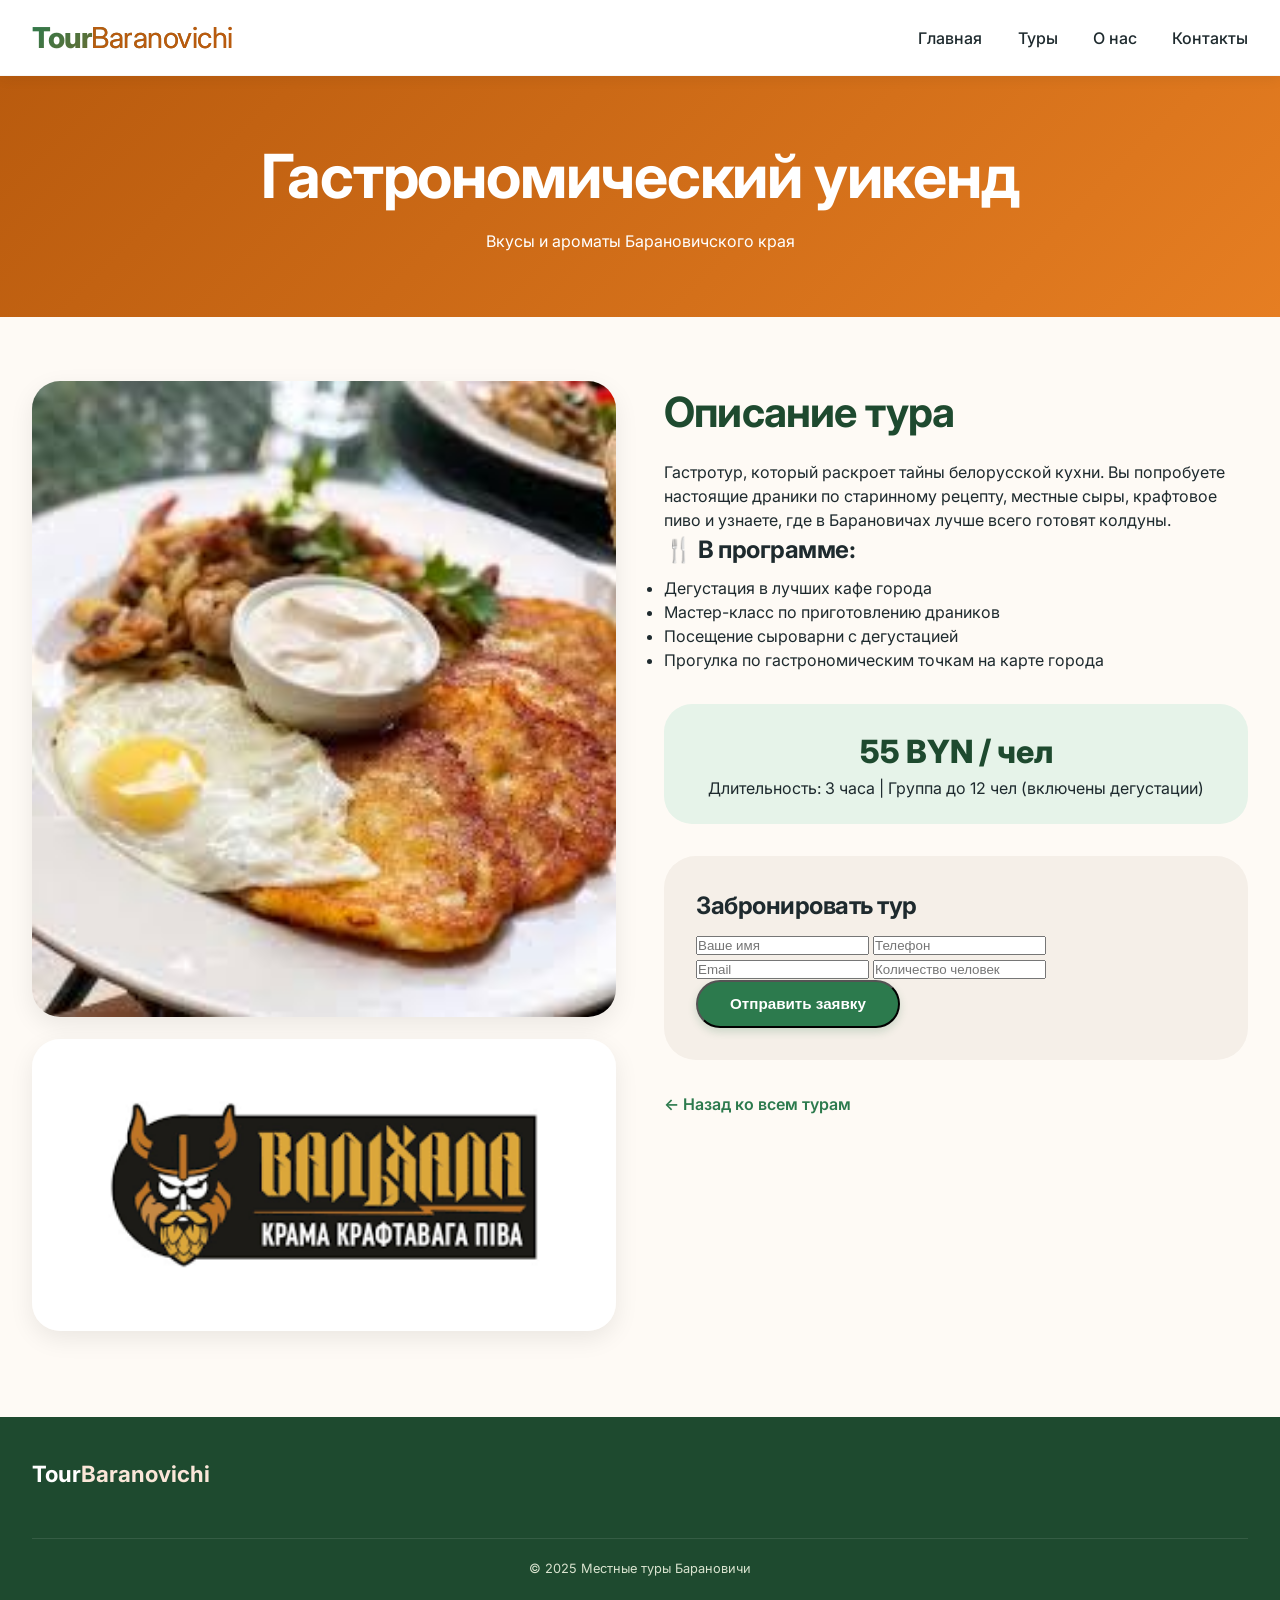
<file: Tour3.html>
<!DOCTYPE html>
<html lang="ru">
<head>
    <meta charset="UTF-8">
    <meta name="viewport" content="width=device-width, initial-scale=1.0">
    <title>Тур: Гастрономический уикенд в Барановичах</title>
    <link rel="stylesheet" href="style.css">
    <link href="https://fonts.googleapis.com/css2?family=Inter:wght@300;400;500;600;700&display=swap" rel="stylesheet">
    <style>
        .tour-hero { background: linear-gradient(135deg, #b95b0e, #e67e22); color: white; padding: 4rem 0; text-align: center; }
        .tour-hero h1 { color: white; background: none; }
        .tour-detail { padding: 4rem 0; }
        .tour-detail-grid { display: grid; grid-template-columns: 1fr 1fr; gap: 3rem; align-items: start; }
        .tour-images img { width: 100%; border-radius: 28px; margin-bottom: 1rem; box-shadow: var(--shadow-md); }
        .price-box { background: var(--green-light); padding: 1.5rem; border-radius: 28px; margin: 2rem 0; text-align: center; }
        .price { font-size: 2rem; font-weight: 800; color: var(--green-deep); }
        .booking-form { background: var(--warm-gray); padding: 2rem; border-radius: 32px; margin-top: 2rem; }
        .back-link { display: inline-block; margin-top: 2rem; color: var(--green-soft); text-decoration: none; font-weight: 600; }
        @media (max-width: 768px) { .tour-detail-grid { grid-template-columns: 1fr; } }
    </style>
</head>
<body>
    <header class="header">
        <div class="container nav-container">
            <div class="logo">Tour<span>Baranovichi</span></div>
            <nav><ul class="nav-menu"><li><a href="index.html">Главная</a></li><li><a href="index.html#tours">Туры</a></li><li><a href="index.html#about">О нас</a></li><li><a href="index.html#contacts">Контакты</a></li></ul></nav>
            <div class="mobile-toggle"><span></span><span></span><span></span></div>
        </div>
    </header>

    <section class="tour-hero">
        <div class="container">
            <h1>Гастрономический уикенд</h1>
            <p>Вкусы и ароматы Барановичского края</p>
        </div>
    </section>

    <section class="tour-detail">
        <div class="container">
            <div class="tour-detail-grid">
                <div class="tour-images">
                    <img src="ph11.jpg" alt="Белорусская кухня">
                    <img src="ph10.png" alt="Пивоварня">
                </div>
                <div class="tour-info-block">
                    <h2>Описание тура</h2>
                    <p>Гастротур, который раскроет тайны белорусской кухни. Вы попробуете настоящие драники по старинному рецепту, местные сыры, крафтовое пиво и узнаете, где в Барановичах лучше всего готовят колдуны.</p>
                    <h3>🍴 В программе:</h3>
                    <ul>
                        <li>Дегустация в лучших кафе города</li>
                        <li>Мастер-класс по приготовлению драников</li>
                        <li>Посещение сыроварни с дегустацией</li>
                        <li>Прогулка по гастрономическим точкам на карте города</li>
                    </ul>
                    <div class="price-box">
                        <div class="price">55 BYN / чел</div>
                        <p>Длительность: 3 часа | Группа до 12 чел (включены дегустации)</p>
                    </div>
                    <div class="booking-form">
                        <h3>Забронировать тур</h3>
                        <form id="bookingTour3">
                            <input type="text" placeholder="Ваше имя" required>
                            <input type="tel" placeholder="Телефон" required>
                            <input type="email" placeholder="Email">
                            <input type="number" placeholder="Количество человек">
                            <button type="submit" class="btn btn-primary">Отправить заявку</button>
                        </form>
                    </div>
                    <a href="index.html" class="back-link">← Назад ко всем турам</a>
                </div>
            </div>
        </div>
    </section>

    <footer class="footer"><div class="container footer-inner"><div class="footer-logo">Tour<span>Baranovichi</span></div><div class="footer-copy">© 2025 Местные туры Барановичи</div></div></footer>
    <script>
        document.getElementById('bookingTour3')?.addEventListener('submit', (e) => { e.preventDefault(); alert('Заявка отправлена! Мы свяжемся с вами.'); e.target.reset(); });
        const toggle = document.querySelector('.mobile-toggle');
        const menu = document.querySelector('.nav-menu');
        if(toggle) toggle.onclick = () => menu.classList.toggle('active');
    </script>
</body>
</html>
</file>
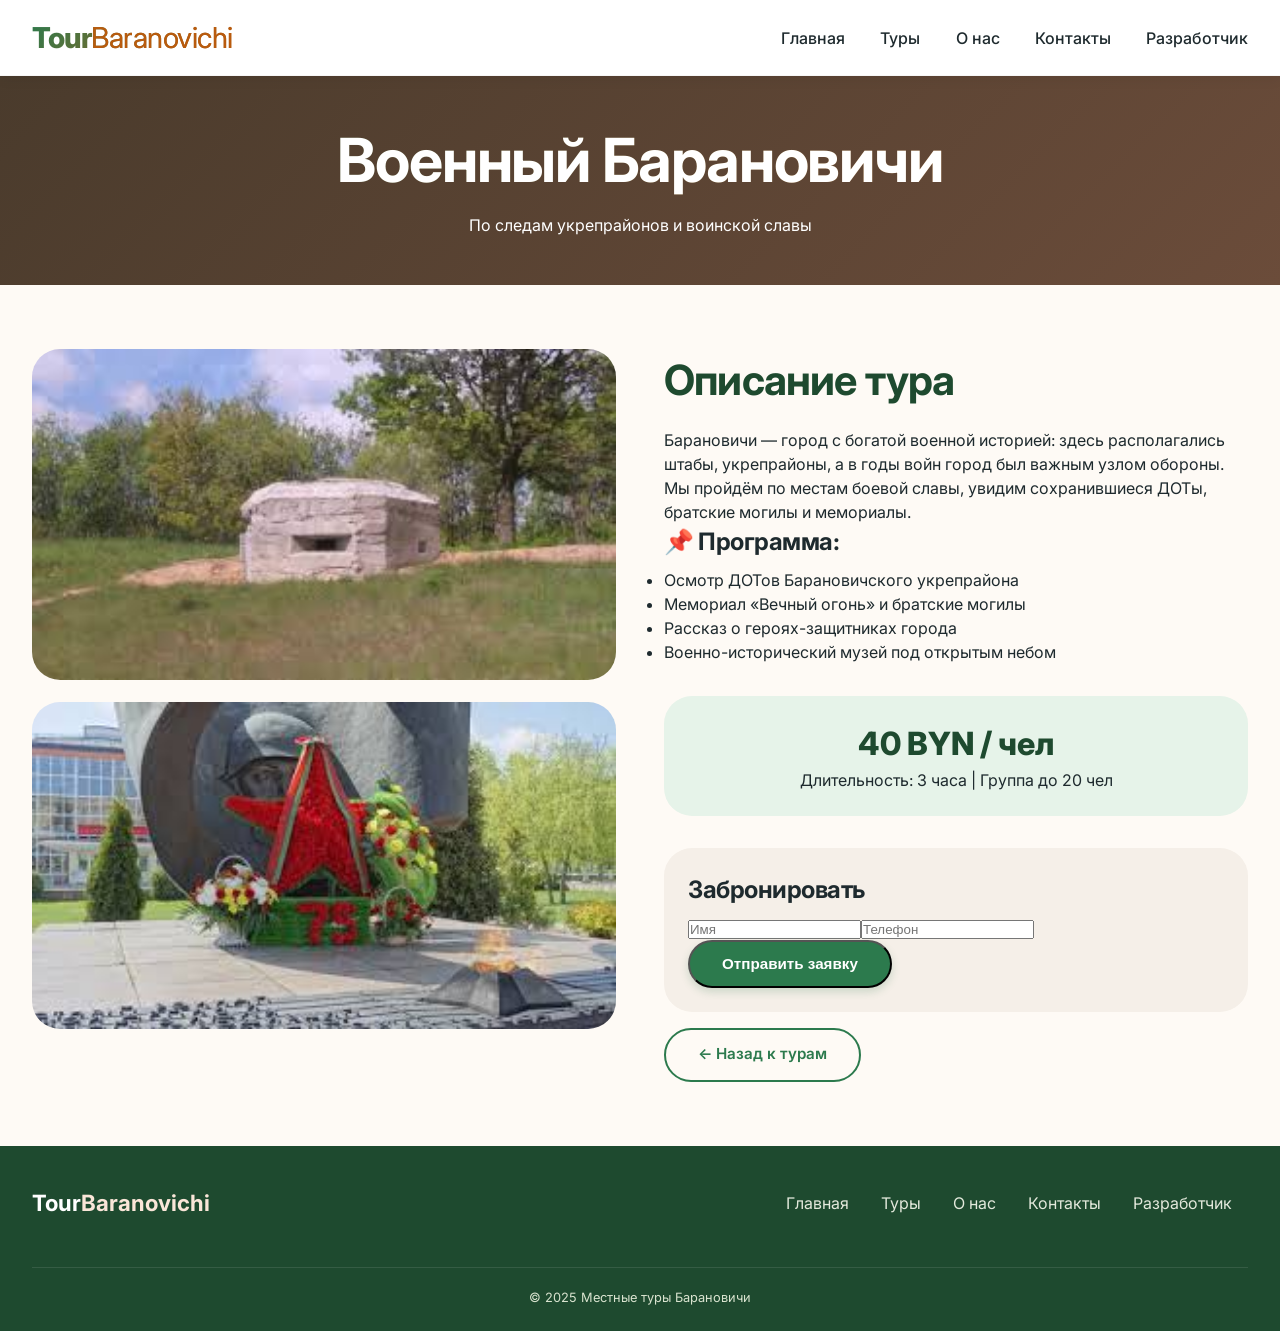
<file: Tour4.html>
<!DOCTYPE html>
<html lang="ru">
<head><meta charset="UTF-8"><meta name="viewport" content="width=device-width, initial-scale=1.0"><title>Военный Барановичи | Тур</title><link rel="stylesheet" href="style.css"><link rel="author" href="https://vk.com/yourprofile"><link href="https://fonts.googleapis.com/css2?family=Inter:wght@300;400;500;600;700&display=swap" rel="stylesheet"><style>.tour-hero{background:linear-gradient(135deg,#4a3b2c,#6b4c3a);color:white;padding:3rem 0;text-align:center;}.tour-hero h1{color:white;}.price-box{background:var(--green-light);padding:1.5rem;border-radius:28px;margin:2rem 0;text-align:center;}.price{font-size:2rem;font-weight:800;color:var(--green-deep);}</style></head>
<body>
    <header class="header"><div class="container nav-container"><div class="logo">Tour<span>Baranovichi</span></div><nav><ul class="nav-menu"><li><a href="index.html">Главная</a></li><li><a href="index.html#tours">Туры</a></li><li><a href="about.html">О нас</a></li><li><a href="contacts.html">Контакты</a></li><li><a href="developer.html">Разработчик</a></li></ul></nav><div class="mobile-toggle"><span></span><span></span><span></span></div></div></header>
    <section class="tour-hero"><div class="container"><h1>Военный Барановичи</h1><p>По следам укрепрайонов и воинской славы</p></div></section>
    <section style="padding:4rem 0"><div class="container"><div style="display:grid; grid-template-columns:1fr 1fr; gap:3rem;"><div><img src="ph8.jpg" alt="ДОТ" style="width:100%; border-radius:28px;"><img src="ph9.jpg" alt="Памятник" style="width:100%; border-radius:28px; margin-top:1rem;"></div><div><h2>Описание тура</h2><p>Барановичи — город с богатой военной историей: здесь располагались штабы, укрепрайоны, а в годы войн город был важным узлом обороны. Мы пройдём по местам боевой славы, увидим сохранившиеся ДОТы, братские могилы и мемориалы.</p><h3>📌 Программа:</h3><ul><li>Осмотр ДОТов Барановичского укрепрайона</li><li>Мемориал «Вечный огонь» и братские могилы</li><li>Рассказ о героях-защитниках города</li><li>Военно-исторический музей под открытым небом</li></ul><div class="price-box"><div class="price">40 BYN / чел</div><p>Длительность: 3 часа | Группа до 20 чел</p></div><div style="background:var(--warm-gray); padding:1.5rem; border-radius:28px;"><h3>Забронировать</h3><form action="404.html" method="post"><input type="text" placeholder="Имя" required><input type="tel" placeholder="Телефон" required><button type="submit" class="btn btn-primary">Отправить заявку</button></form></div><a href="index.html#tours" class="btn btn-outline" style="display:inline-block; margin-top:1rem;">← Назад к турам</a></div></div></div></section>
    <footer class="footer"><div class="container footer-inner"><div class="footer-logo">Tour<span>Baranovichi</span></div><div class="footer-links"><a href="index.html">Главная</a><a href="index.html#tours">Туры</a><a href="about.html">О нас</a><a href="contacts.html">Контакты</a><a href="developer.html">Разработчик</a></div><div class="footer-copy">© 2025 Местные туры Барановичи</div></div></footer>
    <script>const toggle=document.querySelector('.mobile-toggle'),menu=document.querySelector('.nav-menu');if(toggle)toggle.onclick=()=>menu.classList.toggle('active');</script>
</body>
</html>
</file>
<file: style.css>
/* style.css — красивое оформление для сайта местных туров "Барановичи" */
/* ===== Базовые сбросы и переменные ===== */
:root {
    --green-deep: #1e4a2f;
    --green-soft: #2c7a4d;
    --green-light: #e6f3e9;
    --terracotta: #b95b0e;
    --terracotta-light: #fae6d8;
    --sand: #fefaf5;
    --warm-gray: #f5efe8;
    --text-dark: #1e2a2e;
    --text-muted: #4a5b5e;
    --white: #ffffff;
    --shadow-sm: 0 4px 12px rgba(0, 0, 0, 0.05);
    --shadow-md: 0 8px 24px rgba(0, 0, 0, 0.08);
    --shadow-hover: 0 20px 30px -12px rgba(0, 0, 0, 0.15);
    --radius-md: 20px;
    --radius-sm: 14px;
    --transition: all 0.25s ease;
}

* {
    margin: 0;
    padding: 0;
    box-sizing: border-box;
}

body {
    font-family: 'Inter', sans-serif;
    background-color: var(--sand);
    color: var(--text-dark);
    line-height: 1.5;
    scroll-behavior: smooth;
    overflow-x: hidden;
}

.container {
    max-width: 1280px;
    margin: 0 auto;
    padding: 0 32px;
}

/* ===== Типографика ===== */
h1, h2, h3 {
    font-weight: 700;
    letter-spacing: -0.02em;
}

h1 {
    font-size: clamp(2.4rem, 6vw, 3.8rem);
    line-height: 1.2;
    margin-bottom: 1rem;
    background: linear-gradient(135deg, var(--green-deep), var(--terracotta));
    background-clip: text;
    -webkit-background-clip: text;
    color: transparent;
}

h2 {
    font-size: clamp(1.8rem, 4vw, 2.6rem);
    margin-bottom: 1rem;
    color: var(--green-deep);
}

h3 {
    font-size: 1.5rem;
    margin-bottom: 0.5rem;
}

.section-tag {
    display: inline-block;
    font-size: 0.85rem;
    text-transform: uppercase;
    letter-spacing: 2px;
    font-weight: 600;
    color: var(--terracotta);
    margin-bottom: 1rem;
}

.section-header {
    text-align: center;
    margin-bottom: 3rem;
}

    .section-header p {
        max-width: 600px;
        margin: 0 auto;
        color: var(--text-muted);
    }

/* ===== Хедер и навигация ===== */
.header {
    background: rgba(255, 255, 255, 0.96);
    backdrop-filter: blur(12px);
    box-shadow: var(--shadow-sm);
    position: sticky;
    top: 0;
    z-index: 1000;
    border-bottom: 1px solid rgba(0, 0, 0, 0.03);
}

.nav-container {
    display: flex;
    justify-content: space-between;
    align-items: center;
    padding: 1rem 32px;
    flex-wrap: wrap;
}

.logo {
    font-size: 1.8rem;
    font-weight: 800;
    background: linear-gradient(135deg, var(--green-soft), var(--terracotta));
    background-clip: text;
    -webkit-background-clip: text;
    color: transparent;
    letter-spacing: -0.5px;
}

    .logo span {
        font-weight: 400;
        color: var(--terracotta);
        background: none;
        -webkit-background-clip: unset;
    }

.nav-menu {
    display: flex;
    gap: 2.2rem;
    list-style: none;
}

    .nav-menu a {
        text-decoration: none;
        font-weight: 500;
        color: var(--text-dark);
        transition: var(--transition);
        position: relative;
        font-size: 1rem;
    }

        .nav-menu a:hover {
            color: var(--terracotta);
        }

        .nav-menu a::after {
            content: '';
            position: absolute;
            bottom: -6px;
            left: 0;
            width: 0;
            height: 2px;
            background: var(--terracotta);
            transition: width 0.2s ease;
        }

        .nav-menu a:hover::after {
            width: 100%;
        }

.mobile-toggle {
    display: none;
    flex-direction: column;
    cursor: pointer;
    gap: 5px;
}

    .mobile-toggle span {
        width: 25px;
        height: 2px;
        background: var(--green-deep);
        transition: 0.2s;
    }

/* ===== Hero секция ===== */
.hero {
    padding: 4rem 0 5rem;
    background: linear-gradient(120deg, #f9f3ec 0%, #ffffff 80%);
    overflow: hidden;
}

.hero-content {
    display: flex;
    align-items: center;
    gap: 3rem;
    flex-wrap: wrap;
}

.hero-text {
    flex: 1;
}

.hero-badge {
    background: var(--terracotta-light);
    color: var(--terracotta);
    padding: 0.4rem 1rem;
    border-radius: 40px;
    font-size: 0.8rem;
    font-weight: 600;
    display: inline-block;
    margin-bottom: 1.5rem;
}

.hero-text p {
    font-size: 1.1rem;
    color: var(--text-muted);
    margin: 1.5rem 0 2rem;
    max-width: 550px;
}

.hero-buttons {
    display: flex;
    gap: 1rem;
    flex-wrap: wrap;
}

.btn {
    display: inline-block;
    padding: 0.85rem 2rem;
    border-radius: 50px;
    font-weight: 600;
    text-decoration: none;
    transition: var(--transition);
    font-size: 0.95rem;
}

.btn-primary {
    background: var(--green-soft);
    color: white;
    box-shadow: 0 4px 8px rgba(44, 122, 77, 0.2);
}

    .btn-primary:hover {
        background: var(--green-deep);
        transform: translateY(-3px);
        box-shadow: 0 12px 20px rgba(30, 74, 47, 0.2);
    }

.btn-outline {
    border: 2px solid var(--green-soft);
    color: var(--green-soft);
    background: transparent;
}

    .btn-outline:hover {
        background: var(--green-soft);
        color: white;
        transform: translateY(-3px);
    }

.hero-image {
    flex: 1;
    text-align: center;
}

    .hero-image img {
        max-width: 100%;
        border-radius: var(--radius-md);
        box-shadow: var(--shadow-md);
        transition: transform 0.4s;
    }

        .hero-image img:hover {
            transform: scale(1.02);
        }

/* ===== Туры (карточки) ===== */
.tours {
    padding: 5rem 0;
    background: var(--white);
}

.tours-grid {
    display: grid;
    grid-template-columns: repeat(auto-fill, minmax(320px, 1fr));
    gap: 2rem;
    margin-top: 1.5rem;
}

.tour-card {
    background: white;
    border-radius: var(--radius-md);
    overflow: hidden;
    box-shadow: var(--shadow-sm);
    transition: var(--transition);
    display: flex;
    flex-direction: column;
}

    .tour-card:hover {
        transform: translateY(-8px);
        box-shadow: var(--shadow-hover);
    }

.tour-img img {
    width: 100%;
    height: 220px;
    object-fit: cover;
    transition: transform 0.5s;
}

.tour-card:hover .tour-img img {
    transform: scale(1.03);
}

.tour-info {
    padding: 1.5rem;
    flex: 1;
}

    .tour-info h3 {
        font-size: 1.4rem;
        margin-bottom: 0.75rem;
        color: var(--green-deep);
    }

.tour-desc {
    color: var(--text-muted);
    margin-bottom: 1rem;
    font-size: 0.95rem;
    line-height: 1.45;
}

.tour-meta {
    display: flex;
    gap: 1rem;
    font-size: 0.8rem;
    color: var(--terracotta);
    background: var(--terracotta-light);
    padding: 0.4rem 0.8rem;
    border-radius: 50px;
    width: fit-content;
    margin: 1rem 0;
}

.btn-tour {
    color: var(--green-soft);
    font-weight: 600;
    text-decoration: none;
    display: inline-flex;
    align-items: center;
    gap: 6px;
    transition: var(--transition);
    border-bottom: 1px solid transparent;
}

    .btn-tour:hover {
        gap: 12px;
        color: var(--terracotta);
        border-bottom-color: var(--terracotta);
    }

.tours-note {
    background: var(--green-light);
    padding: 1rem;
    border-radius: 18px;
    margin-top: 2rem;
    text-align: center;
    font-size: 0.9rem;
    color: var(--green-deep);
}

/* ===== О нас ===== */
.about {
    padding: 5rem 0;
    background: var(--warm-gray);
}

.about-grid {
    display: flex;
    gap: 3rem;
    align-items: center;
    flex-wrap: wrap;
}

.about-img {
    flex: 1;
}

    .about-img img {
        width: 100%;
        border-radius: 32px;
        box-shadow: var(--shadow-md);
        object-fit: cover;
    }

.about-text {
    flex: 1;
}

    .about-text p {
        margin: 1rem 0;
        color: var(--text-muted);
    }

.about-features {
    list-style: none;
    margin: 1.5rem 0;
}

    .about-features li {
        margin-bottom: 0.6rem;
        font-weight: 500;
    }

/* ===== Почему мы / преимущества ===== */
.why-us {
    padding: 5rem 0;
    background: white;
}

.features-grid {
    display: grid;
    grid-template-columns: repeat(auto-fit, minmax(240px, 1fr));
    gap: 2rem;
    margin-top: 2rem;
}

.feature {
    text-align: center;
    padding: 1.8rem;
    background: var(--sand);
    border-radius: 28px;
    transition: var(--transition);
}

    .feature:hover {
        background: white;
        box-shadow: var(--shadow-md);
        transform: translateY(-5px);
    }

.feature-icon {
    font-size: 3rem;
    margin-bottom: 1rem;
}

.feature h3 {
    font-size: 1.3rem;
    margin-bottom: 0.75rem;
}

.feature p {
    color: var(--text-muted);
    font-size: 0.9rem;
}

/* ===== Контакты ===== */
.contacts {
    padding: 5rem 0;
    background: linear-gradient(115deg, #eef4ea 0%, #fff7f0 100%);
}

.contacts-wrapper {
    display: flex;
    gap: 3rem;
    flex-wrap: wrap;
}

.contacts-info {
    flex: 1;
}

.contact-details {
    margin: 2rem 0;
}

.contact-item {
    margin-bottom: 1rem;
    font-weight: 500;
    display: flex;
    align-items: center;
    gap: 0.8rem;
}

.social-links {
    display: flex;
    gap: 1.2rem;
    margin-top: 1rem;
}

    .social-links a {
        text-decoration: none;
        font-weight: 500;
        color: var(--green-soft);
        border: 1px solid var(--green-soft);
        padding: 0.3rem 1rem;
        border-radius: 40px;
        transition: var(--transition);
    }

        .social-links a:hover {
            background: var(--green-soft);
            color: white;
        }

.contacts-form {
    flex: 1;
    background: white;
    padding: 2rem;
    border-radius: 32px;
    box-shadow: var(--shadow-md);
}

    .contacts-form input,
    .contacts-form textarea {
        width: 100%;
        padding: 1rem;
        margin-bottom: 1rem;
        border: 1px solid #e2e0dd;
        border-radius: 28px;
        font-family: inherit;
        background: #fefcf9;
        transition: var(--transition);
    }

        .contacts-form input:focus,
        .contacts-form textarea:focus {
            outline: none;
            border-color: var(--green-soft);
            box-shadow: 0 0 0 2px rgba(44, 122, 77, 0.1);
        }

    .contacts-form button {
        width: 100%;
        border: none;
        cursor: pointer;
    }

.form-note {
    font-size: 0.7rem;
    color: #999;
    margin-top: 0.8rem;
    text-align: center;
}

/* ===== Footer ===== */
.footer {
    background: var(--green-deep);
    color: #d9e3cf;
    padding: 2.5rem 0 1.5rem;
}

.footer-inner {
    display: flex;
    justify-content: space-between;
    align-items: center;
    flex-wrap: wrap;
    gap: 1.5rem;
}

.footer-logo {
    font-size: 1.4rem;
    font-weight: 700;
    color: white;
}

    .footer-logo span {
        color: var(--terracotta-light);
    }

.footer-links a {
    color: #e3e9dc;
    text-decoration: none;
    margin: 0 1rem;
    transition: var(--transition);
}

    .footer-links a:hover {
        color: var(--terracotta-light);
    }

.footer-copy {
    font-size: 0.8rem;
    text-align: center;
    width: 100%;
    margin-top: 1.5rem;
    border-top: 1px solid rgba(255,255,255,0.1);
    padding-top: 1.2rem;
}

/* ===== Адаптивность (мобильные) ===== */
@media (max-width: 900px) {
    .container {
        padding: 0 24px;
    }

    .nav-menu {
        position: fixed;
        top: 70px;
        left: -100%;
        background: white;
        width: 80%;
        height: 100vh;
        flex-direction: column;
        align-items: center;
        padding: 2rem;
        box-shadow: var(--shadow-md);
        transition: 0.3s;
        gap: 1.8rem;
        border-radius: 0 20px 20px 0;
        z-index: 999;
    }

        .nav-menu.active {
            left: 0;
        }

    .mobile-toggle {
        display: flex;
    }

    .hero-content, .about-grid, .contacts-wrapper {
        flex-direction: column;
    }

    .hero-text {
        text-align: center;
    }

    .hero-buttons {
        justify-content: center;
    }

    .footer-inner {
        flex-direction: column;
        text-align: center;
    }
}

@media (max-width: 550px) {
    .tours-grid {
        grid-template-columns: 1fr;
    }

    .btn {
        padding: 0.7rem 1.5rem;
    }
}

/* ===== Анимации при загрузке ===== */
@keyframes fadeUp {
    from {
        opacity: 0;
        transform: translateY(20px);
    }

    to {
        opacity: 1;
        transform: translateY(0);
    }
}

.tour-card, .feature, .about-text, .hero-text {
    animation: fadeUp 0.6s ease forwards;
}

    /* легкая задержка для сетки */
    .tour-card:nth-child(2) {
        animation-delay: 0.05s;
    }

    .tour-card:nth-child(3) {
        animation-delay: 0.1s;
    }
</file>
